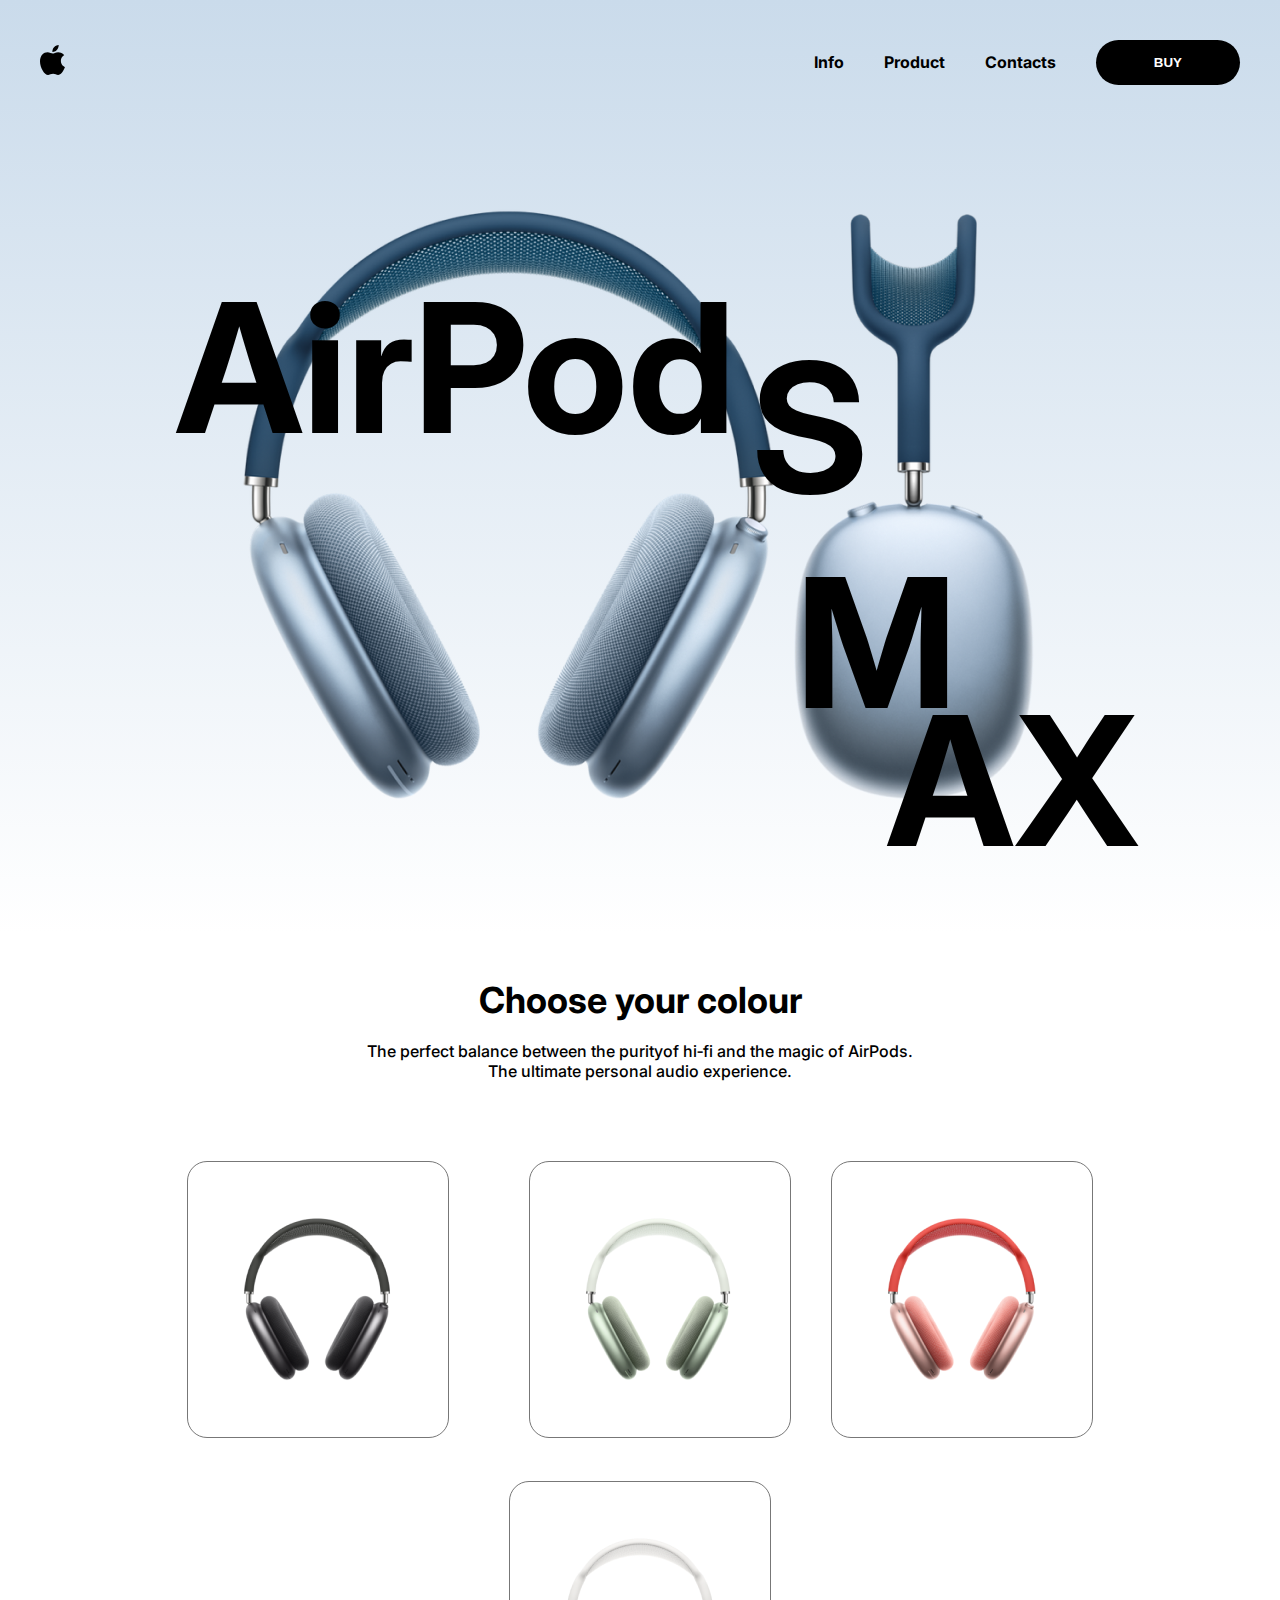
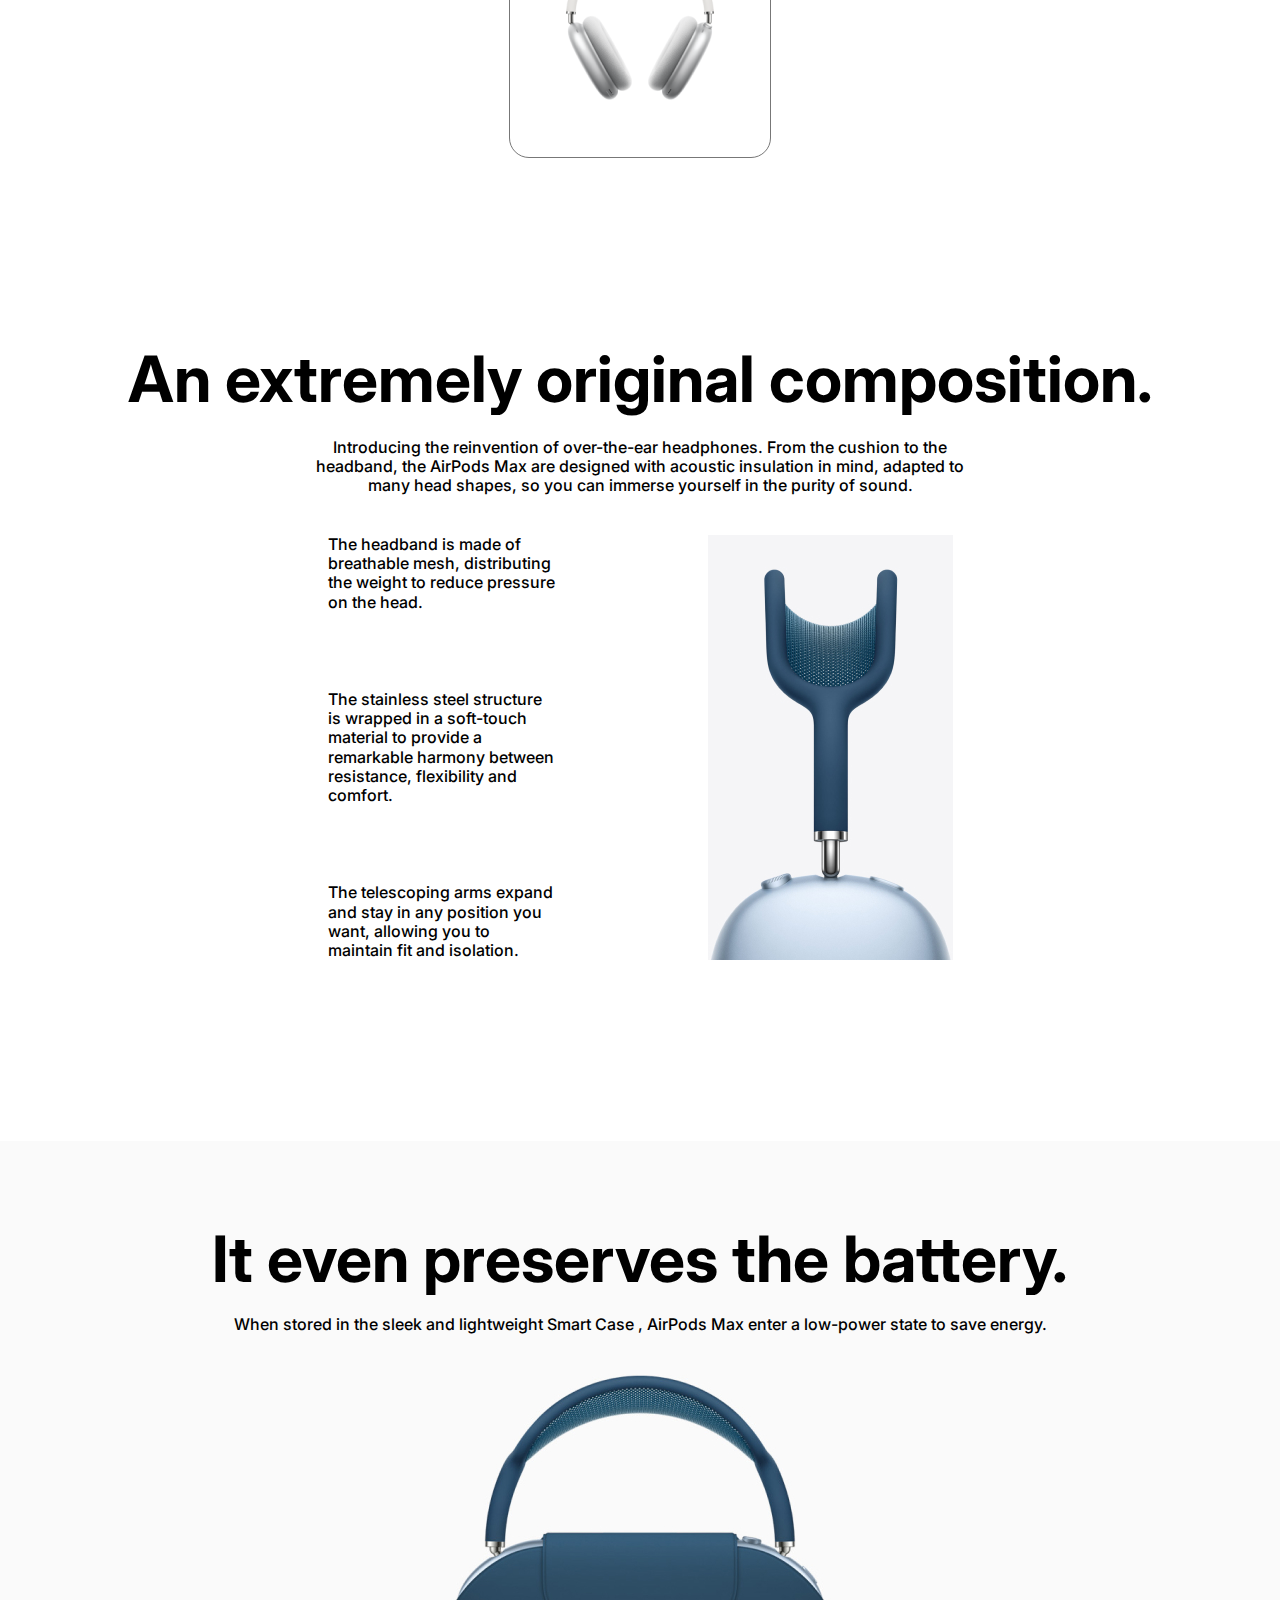
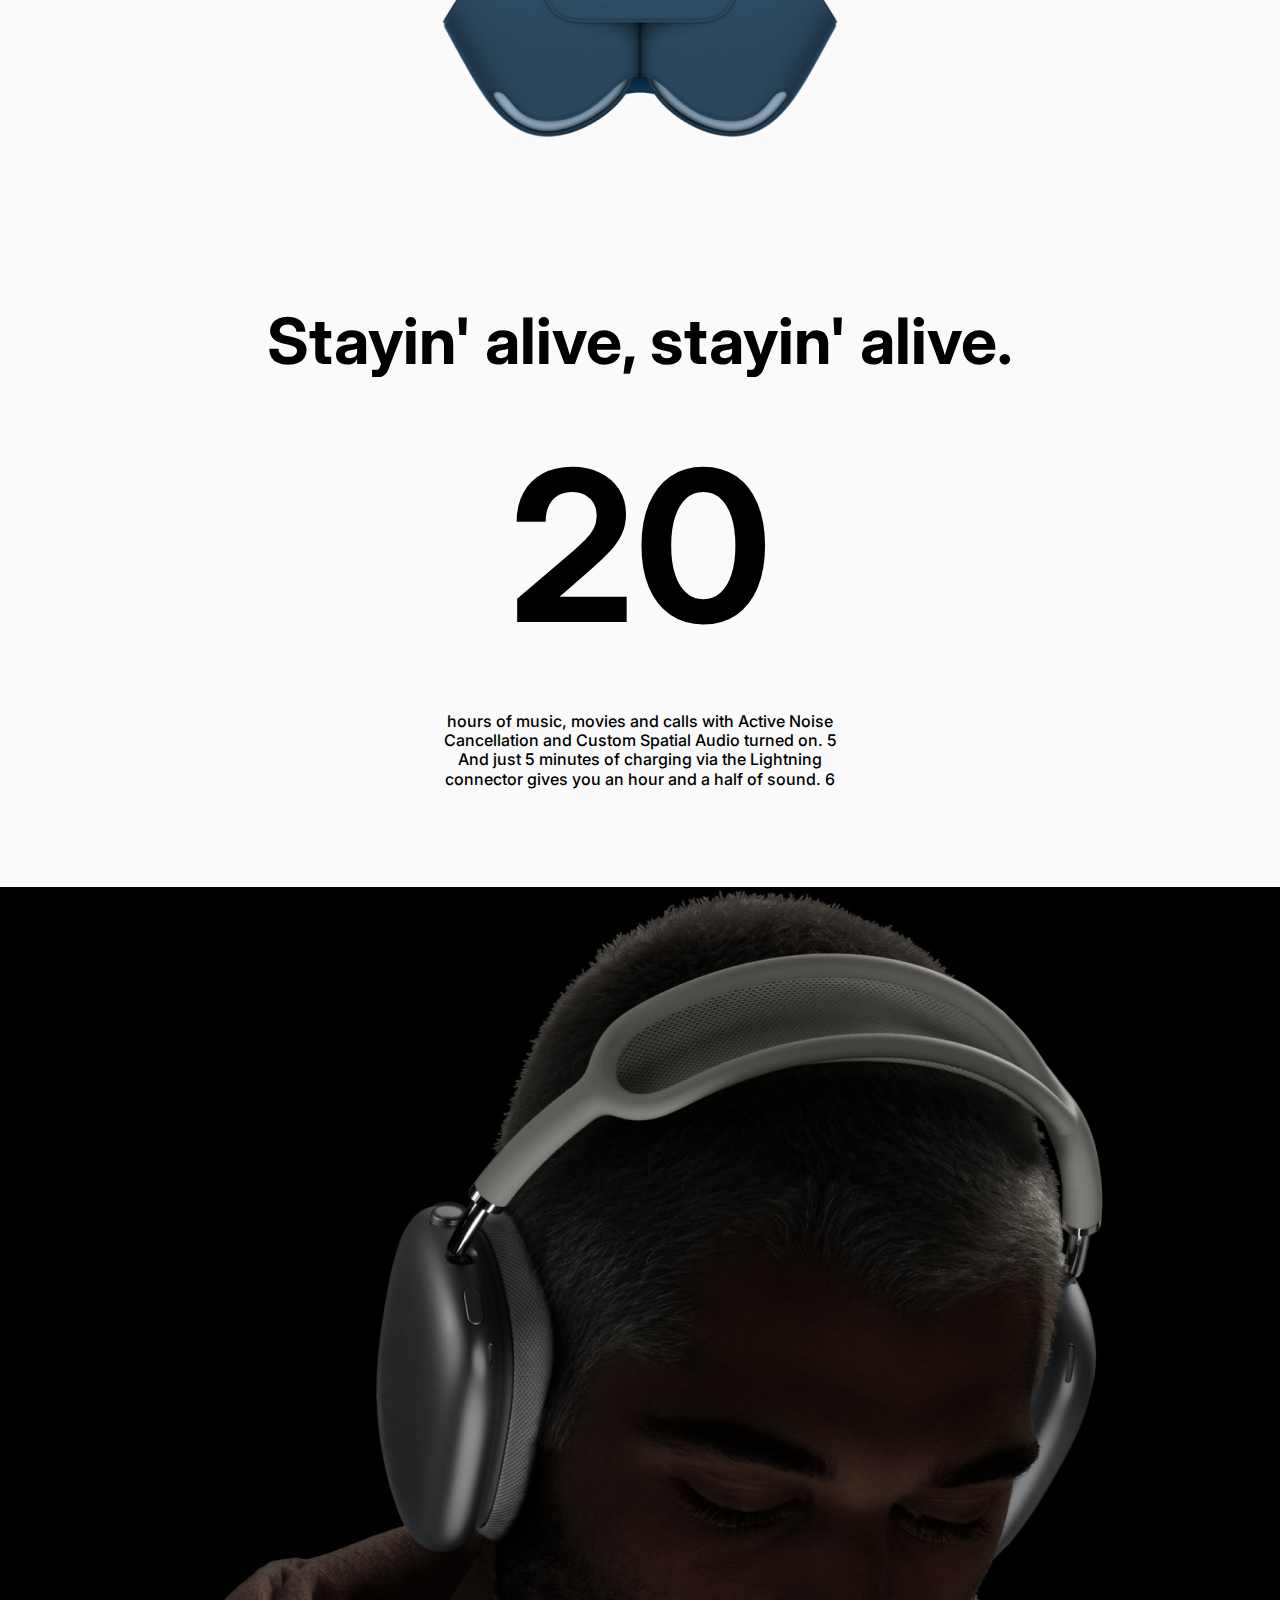
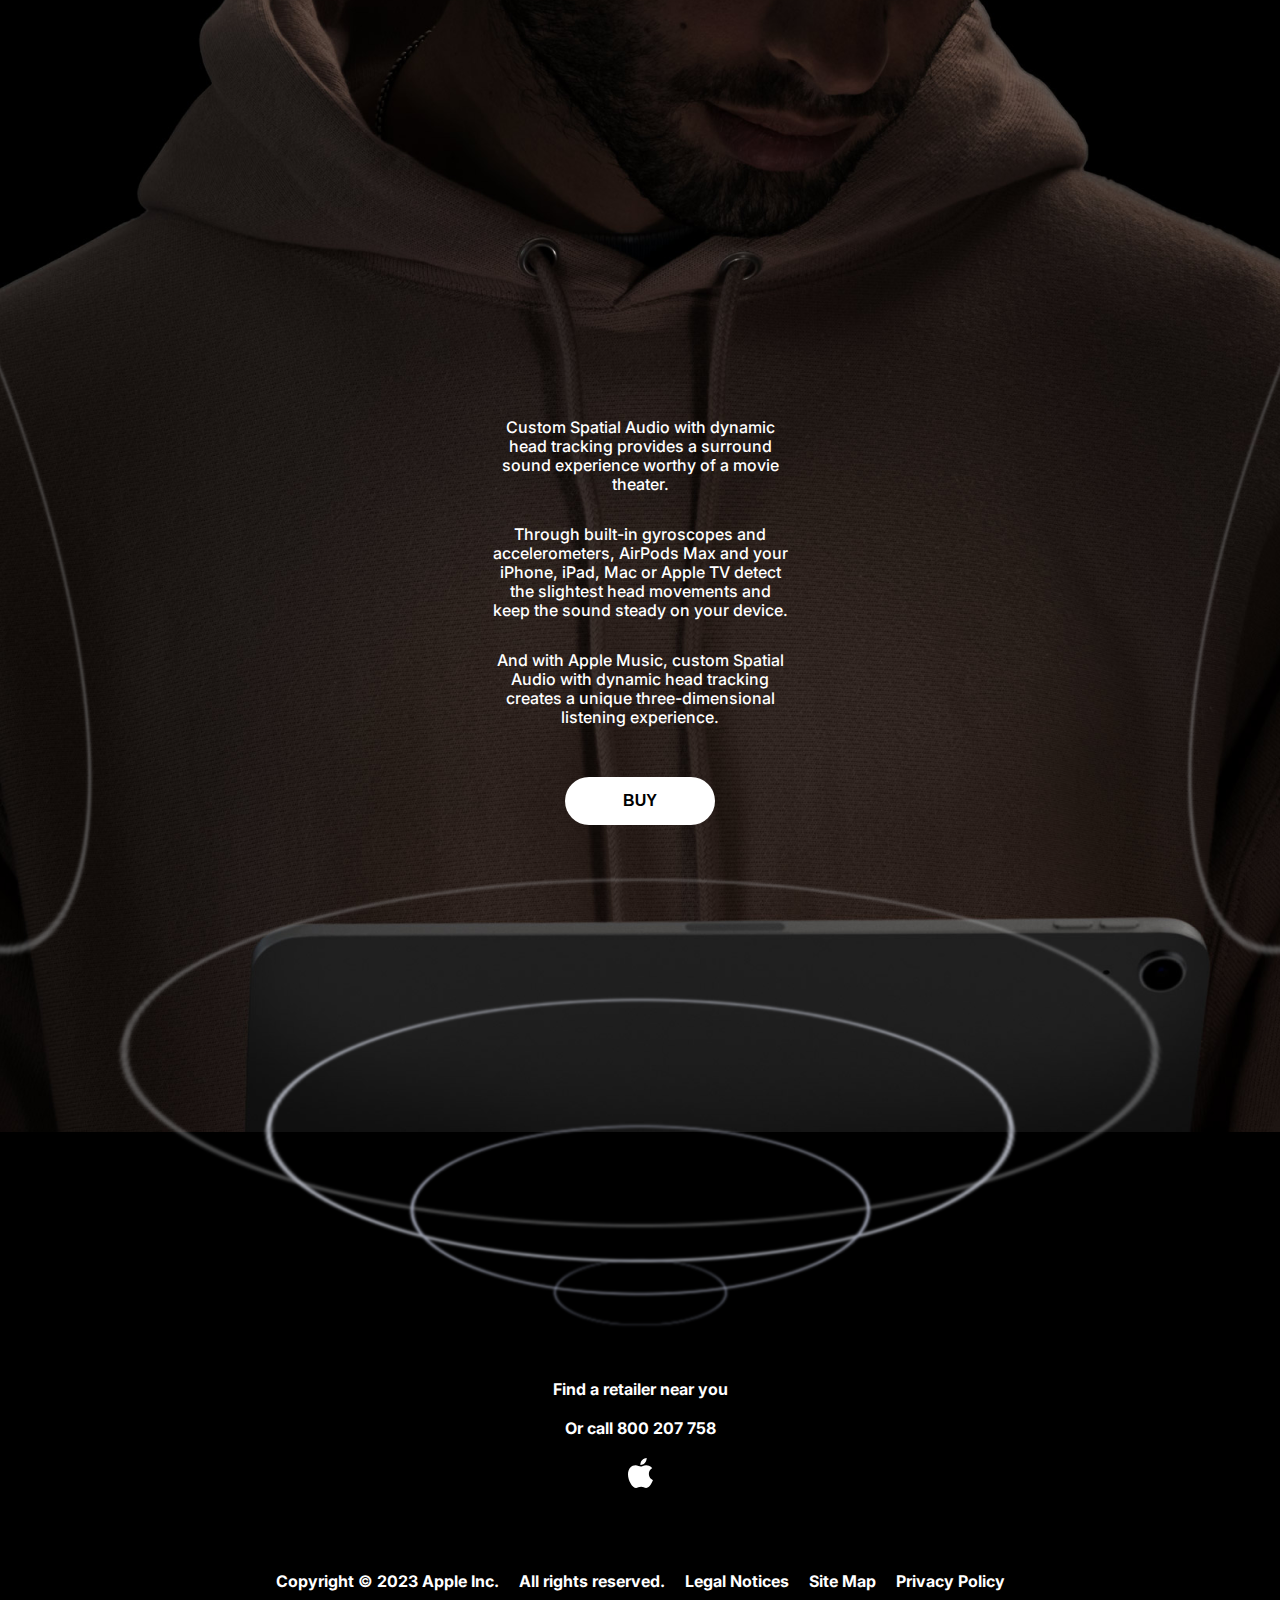
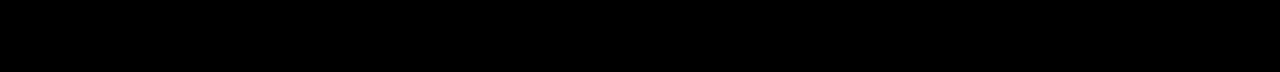
<file: index.html>
<!DOCTYPE html>
<html lang="en">
<head>
  <meta charset="UTF-8">
  <meta name="viewport" content="width=device-width, initial-scale=1.0">
  <meta http-equiv="X-UA-Compatible" content="ie=edge">
  <title>Document</title>
  <link rel="preconnect" href="https://fonts.googleapis.com">
  <link rel="preconnect" href="https://fonts.gstatic.com" crossorigin>
  <link href="https://fonts.googleapis.com/css2?family=Inter:wght@500;700&display=swap" rel="stylesheet">
  <link rel="stylesheet" href="css/reset.css">
  <link rel="stylesheet" href="css/style.css">
</head>
<body>
  
  <header class="header">
    <div class="container">
      <div class="header__top">
        <a class="logo" href="#">
          <img src="images/logo.svg" alt="">
        </a>
        <nav class="menu">
          <ul class="menu__list">
            <li class="menu__item">
              <a class="menu__link" href="#">
                Info
              </a>
            </li>
            <li class="menu__item">
              <a class="menu__link" href="#">
                Product
              </a>
            </li>
            <li class="menu__item">
              <a class="menu__link" href="#">
                Contacts
              </a>
            </li>
            <li class="menu__item menu__item-btn">
              <button class="menu__btn">
                BUY
              </button>
            </li>
          </ul>
        </nav>
      </div>
      <div class="header__content">
        <h1 class="title">
          <span class="title--air">Air</span><span class="title--pod">Pod</span><span class="title--s">S</span><span class="title--m">M</span><span class="title--ax">AX</span>
        </h1>
        <div class="header__content-images">
          <img class="content-item color--black" src="images/airpods-black.png" alt="">
          <img class="content-item color--blue content-item__active" src="images/airpods-blue.png" alt="">
          <img class="content-item color--green" src="images/airpods-green.png" alt="">
          <img class="content-item color--red" src="images/airpods-red.png" alt="">
          <img class="content-item color--white" src="images/airpods-white.png" alt="">
        </div>
      </div>
    </div>
  </header>
  <main class="main">
    <section class="choose-color">
      <div class="container">
        <h3 class="choose-color__title">Choose your colour</h3>
        <p class="choose-color__text">The perfect balance between the purityof hi‑fi and the magic of AirPods.
        The ultimate personal audio experience.</p>
        <div class="choose-color__list">
          <button>
            <img class="choose-color__btn" data-button="color--black" src="images/btn-black.png" alt="">
          </button>
          <button>
            <img class="choose-color__btn choose-color__btn--active" data-button="color--blue" src="images/btn-blue.png" alt="">
          </button>
          <button>
            <img class="choose-color__btn" data-button="color--green" src="images/btn-green.png" alt="">
          </button>
          <button>
            <img class="choose-color__btn" data-button="color--red" src="images/btn-red.png" alt="">
          </button>
          <button>
            <img class="choose-color__btn" data-button="color--white" src="images/btn-white.png" alt="">
          </button>
        </div>
      </div>
    </section>
    <section class="composition">
      <div class="container">
        <h2 class="composition__title main__title">
          An extremely original composition.
        </h2>
        <p class="composition__text">
          Introducing the reinvention of over-the-ear headphones. From the cushion to the headband, the AirPods Max are designed
          with acoustic insulation in mind, adapted to many head shapes, so you can immerse yourself in the purity of sound.
        </p>
        <div class="composition__inner">
          <div class="composition__inner-text">
            <p>
              The headband is made of breathable mesh, distributing the weight to reduce pressure on the head.
            </p>
            <p>
              The stainless steel structure is wrapped in a soft-touch material to provide a remarkable harmony between resistance,
              flexibility and comfort.
            </p>
            <p>
              The telescoping arms expand and stay in any position you want, allowing you to maintain fit and isolation.
            </p>
          </div>
          <img class="content-item color--blue content-item__active" src="images/side-blue.jpg" alt="">
          <img class="content-item color--black" src="images/side-black.jpg" alt="">
          <img class="content-item color--white" src="images/side-white.jpg" alt="">
          <img class="content-item color--green" src="images/side-green.jpg" alt="">
          <img class="content-item color--red" src="images/side-red.jpg" alt="">
        </div>
      </div>
    </section>
    <section class="case">
      <div class="container">
        <h2 class="case__title main__title">
          It even preserves the battery.
        </h2>
        <p class="case__text">
          When stored in the sleek and lightweight Smart Case , AirPods Max enter a low-power state to save energy.
        </p>
        <img class="content-item color--blue content-item__active" src="images/case-blue.jpg" alt="">
        <img class="content-item color--black" src="images/case-black.jpg" alt="">
        <img class="content-item color--green" src="images/case-green.jpg" alt="">
        <img class="content-item color--red" src="images/case-red.jpg" alt="">
        <img class="content-item color--white" src="images/case-white.jpg" alt="">
        <h2 class="energy__title main__title">
          Stayin' alive, stayin' alive.
        </h2>
        <p class="energy__num">
          20
        </p>
        <p class="energy__text">
          hours of music, movies and calls with Active Noise Cancellation and Custom Spatial Audio turned on. 5 And just 5 minutes
          of charging via the Lightning connector gives you an hour and a half of sound. 6
        </p>
      </div>
    </section>
    <section class="audio">
      <div class="container">
        <div class="audio__inner">
          <div class="audio__box">
            <p class="audio__text">
              Custom Spatial Audio with dynamic head tracking provides a surround sound experience worthy of a movie theater.
            </p>
            <p class="audio__text">
              Through built-in gyroscopes and accelerometers, AirPods Max and your iPhone, iPad, Mac or Apple TV detect the slightest
              head movements and keep the sound steady on your device.
            </p>
            <p class="audio__text">
              And with Apple Music, custom Spatial Audio with dynamic head tracking creates a unique three-dimensional listening
              experience.
            </p>
            <button class="btn">
              BUY
            </button>
          </div>
        </div>
      </div>
    </section>
  </main>
  <footer class="footer">
    <div class="container">
      <a class="footer__link" href="#">
        Find a retailer near you
      </a>
      <p class="footer__text">
        Or call 
        <a href="tel:800207758">
          800 207 758
        </a>
      </p>
      <a class="logo" href="#">
        <img src="images/logo-white.svg" alt="">
      </a>
      <ul class="footer__list">
        <li class="footer__item">
          Copyright © 2023 Apple Inc.
        </li>
        <li class="footer__item">
          All rights reserved.
        </li>
        <li class="footer__item">
          <a href="#">
            Legal Notices
          </a>
        </li>
        <li class="footer__item">
          <a href="#">
            Site Map
          </a>
        </li>
        <li class="footer__item">
          <a href="#">
            Privacy Policy
          </a>
        </li>
      </ul>
    </div>
  </footer>

  <script src="js/main.js"></script>
</body>
</html>
</file>
<file: css/style.css>
html {
  box-sizing: border-box;
}
*,
*::after,
*::before {
  box-sizing: inherit;
}
body {
  font-family: 'Inter', sans-serif;
  color: #000;
  font-size: 16px;
  font-weight: 500;
  line-height: 1.2;
}
a {
  color: inherit;
  text-decoration: none;
}
button {
  padding: 0;
  border: none;
  background-color: transparent;
  cursor: pointer;
}
ul {
  list-style: none;
}
.container {
  max-width: 1220px;
  padding: 0 10px;
  margin: 0 auto;
}
.content-item {
  display: none;
}
.content-item.content-item__active {
  display: inline-block;
}
.header {
  min-height: 100vh;
  position: relative;
}
.header__top {
  display: flex;
  justify-content: space-between;
  align-items: center;
  padding: 40px 0;
}
.menu__list {
  display: flex;
  align-items: center;
  gap: 0 40px;
  font-weight: 700;
}
.menu__btn {
  padding: 15px 58px;
  font-weight: 700;
  color: #fff;
  text-transform: uppercase;
  background-color: #000;
  border-radius: 30px;
}
.menu__btn:hover,
.btn:hover {
  padding: 16px 66px;
}
.header__content-images {
  text-align: center;
  padding-bottom: 50px;
}
.header__content-images::before {
  content: '';
  position: absolute;
  top: 0;
  left: 0;
  right: 0;
  bottom: 0;
  width: 100%;
  z-index: -2;
}
.header__content-images:has(.color--blue.content-item__active)::before {
  background: linear-gradient(180deg, #CADBEB 0%, rgba(235, 235, 235, 0.00) 100%);
}
.header__content-images:has(.color--red.content-item__active)::before {
  background: linear-gradient(180deg, #F3D6D1 0%, rgba(235, 235, 235, 0.00) 100%);
}
.header__content-images:has(.color--green.content-item__active)::before {
  background: linear-gradient(180deg, #DDEAD9 0%, rgba(235, 235, 235, 0.00) 100%);
}
.header__content-images:has(.color--white.content-item__active)::before {
  background: linear-gradient(180deg, #FAFAFA 0%, rgba(235, 235, 235, 0.00) 100%);
}
.header__content-images:has(.color--black.content-item__active)::before {
  background: linear-gradient(180deg, #B6B6B6 0%, rgba(235, 235, 235, 0.00) 100%);
}
.header__content-images img {
  max-width: 100%;
}
.title {
  font-size: 210px;
  font-weight: 700;
  position: absolute;
  padding-top: 110px;
}
.title--pod {
  position: relative;
  z-index: -1;
}
.title--s {
  display: inline-block;
  transform: translate(15px, 60px);
}
.title--m {
  display: inline-block;
  transform: translate(-57px, 275px);

}
.title--ax {
  display: inline-block;
  position: relative;
  transform: translate(-128px, 413px);
  z-index: -1;
}
.choose-color {
  padding: 45px 0 180px;
  text-align: center;
}
.choose-color__title {
  font-size: 36px;
  font-weight: 700;
  max-width: 557px;
    margin: 0 auto 20px;
}
.choose-color__text {
  max-width: 557px;
  margin: 0 auto 80px;
}
.choose-color__list {
  display: flex;
  gap: 40px;
  justify-content: center;
  flex-wrap: wrap;
}
.choose-color__btn {
  border-radius: 20px;
  border: 1px solid #777;
  padding: 49px 55px 51px;
}
.choose-color__btn--active {
  display: none;
}
.composition {
  margin-bottom: 181px;

}
.main__title {
  font-size: 64px;
  font-weight: 700;
  text-align: center;
}
.composition__text {
  max-width: 653px;
  margin: 20px auto 40px;
  text-align: center;
}
.composition__inner {
  max-width: 625px;
  margin: 0 auto;
  display: flex;
  justify-content: space-between;
}
.composition__inner-text {
  display: flex;
  flex-direction: column;
  justify-content: space-between;
  gap: 15px;

}
.composition__inner-text p {
  width: 230px;
}
.case{
  background-color: #FAFAFA;
  padding: 80px 0 98px;
  text-align: center;
}
.case__title {
  margin-bottom: 17px;
}
.case__text {
  max-width: 825px;
  margin: 0 auto 40px;
}
.energy__title {
  margin: 160px 0 40px;
}
.energy__num {
  font-size: 210px;
  font-weight: 700;
  margin-bottom: 40px;
}
.energy__text {
  max-width: 403px;
  margin: 0 auto;
}
.audio {
  background-color: #000;
  background-image: url(../images/audio-bg.png);
  background-repeat: no-repeat;
  background-size: cover;
  background-position: top center;
  height: 2043px;
}
.audio__inner {
  padding-top: 1131px;
}
.audio__text {
  max-width: 296px;
  text-align: center;
  color: #fff;
  margin: 0 auto 30px;
}
.btn {
  border-radius: 30px;
  background-color: #FFF;
  padding: 15px 58px;
  font-size: 16px;
  font-weight: 700;
  display: block;
  margin: 50px auto;
}
.footer {
  padding-bottom: 40px;
  background-color: #000;
  color: #fff;
  font-size: 16px;
  font-weight: 700;
  text-align: center;
  padding-top: 50px;
}
.footer__text {
  padding: 20px 0;
}
.footer__list {
  display: flex;
  justify-content: center;
  align-items: center;
  gap: 20px;
  padding: 80px 0 40px;
  flex-wrap: wrap;
}


@media (max-width: 1485px) {
  .title {
    font-size: 180px;
    transform: translate(135px, 25px);
  }
}


@media (max-width: 1230px) {
  .title {
    transform: none;
    font-size: 140px;
    padding-top: 20vh;
    left: 0;
    right: 0;
    text-align: center;
  }
  .title--pod,
  .title--ax,
  .title--s,
  .title--m {
    transform: none;
  }
  .title--s {
    text-transform: lowercase;
  }
}


@media (max-width: 920px) {
  .title {
    font-size: 100px;
    padding-top: 0;
    position: relative;
  }
  .title--m {
    padding-left: 15px;
  }
}


@media (max-width: 780px) {
  .choose-color {
    padding: 45px 0 50px;
  }
  .choose-color__list {
    gap: 16px;
  }
  .choose-color__text {
    margin: 0 auto 40px;
  }
  .composition {
    margin-bottom: 50px;
  }
  .case {
    padding: 50px 0;
  }
  .footer__list {
    padding: 50px 0 40px;
  }
  .main__title {
    font-size: 36px;
  }
  .energy__num {
    font-size: 110px;
    margin-bottom: 20px;
  }
  .composition__inner-text {
    justify-content: center;
    gap: 25px;
  }
  .energy__title {
    margin: 60px 0 40px;
  }
  .title {
    font-size: 75px;
    max-width: 500px;
    margin: 0 auto;
  }
}


@media (max-width: 560px) {
  .footer {
    padding-bottom: 0;
  }
  .case {
    padding: 30px 0;
  }
  .energy__title {
    margin: 60px 0 10px;
  }
  .composition__inner {
    flex-wrap: wrap;
    gap: 40px;
    justify-content: center;
  }
  .composition__inner-text p {
    width: 100%;
  }
  .menu__list {
    flex-wrap: wrap;
    gap: 20px 40px;
  }
  .menu__item-btn {
    margin-left: auto;
  }
  .menu__item-btn button {
    width: 250px;
  }
  .menu__item:first-child {
    margin-left: auto;
  }
  .header__top {
    align-items: flex-start;
  }
  .title {
    font-size: 70px;
  }
}


@media (max-width: 500px) {
  .title {
    font-size: 60px;
  }
}


@media (max-width: 450px) {
  .case-img {
    max-width: 100%;
  }
  .choose-color__title,
  .main__title  {
    font-size: 30px;
  }
  .audio {
    background-position: -670px;
  }
  .title {
    font-size: 50px;
  }
}

@media (max-width: 365px) {
  .title {
    font-size: 70px;
  }
}
</file>
